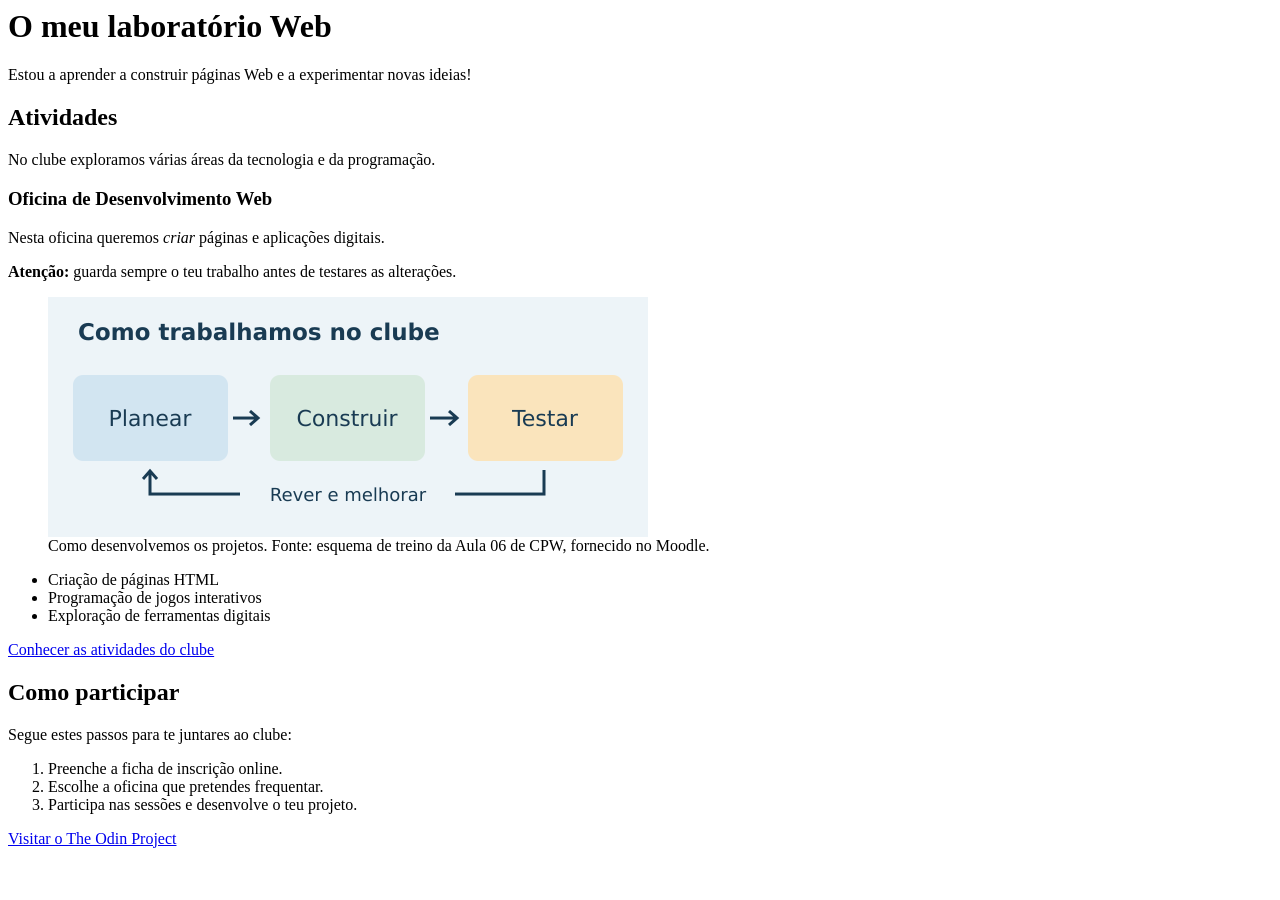
<file: index.html>
<html lang="pt-PT">
<head>
    <title>O meu laboratório Web</title>
</head>
<body>
    <h1>O meu laboratório Web</h1>
    <p>Estou a aprender a construir páginas Web e a experimentar novas ideias!</p>
    <h2>Atividades</h2>
    <p>No clube exploramos várias áreas da tecnologia e da programação.</p>
    <h3>Oficina de Desenvolvimento Web</h3>
    <p>Nesta oficina queremos <em>criar</em> páginas e aplicações digitais.</p>
    <p><strong>Atenção:</strong> guarda sempre o teu trabalho antes de testares as alterações.</p>
    <figure>
      <img src="imagens/oficina.png"
           alt="Ciclo do clube: planear, construir, testar e regressar ao planeamento para melhorar."
           width="600" height="240">
      <figcaption>
        Como desenvolvemos os projetos.
        Fonte: esquema de treino da Aula 06 de CPW, fornecido no Moodle.
      </figcaption>
    </figure>
    <ul>
        <li>Criação de páginas HTML</li>
        <li>Programação de jogos interativos</li>
        <li>Exploração de ferramentas digitais</li>
    </ul>
    <p><a href="paginas/atividades.html">Conhecer as atividades do clube</a></p>
    <h2>Como participar</h2>
    <p>Segue estes passos para te juntares ao clube:</p>
    <ol>
        <li>Preenche a ficha de inscrição online.</li>
        <li>Escolhe a oficina que pretendes frequentar.</li>
        <li>Participa nas sessões e desenvolve o teu projeto.</li>
    </ol>
    <p><a href="https://www.theodinproject.com/" target="_blank" rel="noopener">Visitar o The Odin Project</a></p>
</body>
</html>
</file>
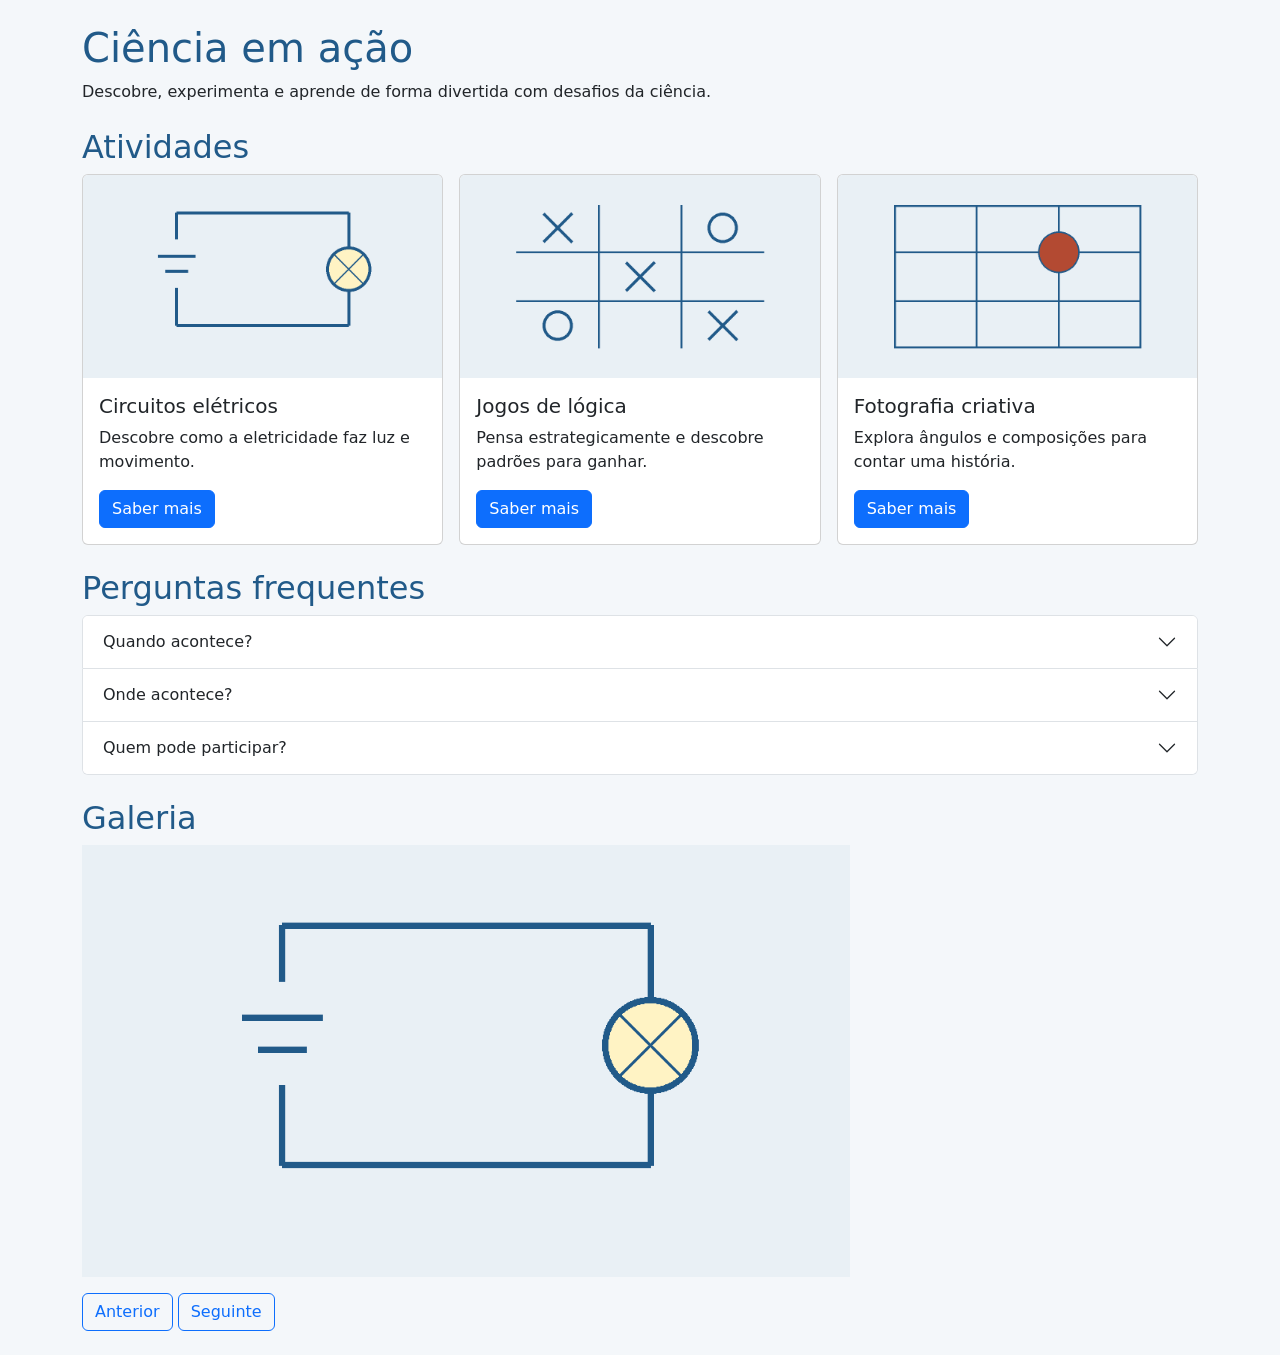
<file: evento-escola/index.html>
<!doctype html>
<html lang="pt-PT">
<head>
  <meta charset="utf-8">
  <meta name="viewport" content="width=device-width, initial-scale=1">
  <title>Ciência em ação</title>
<link rel="stylesheet"
  href="https://cdn.jsdelivr.net/npm/bootstrap@5.3.8/dist/css/bootstrap.min.css"
  integrity="sha384-sRIl4kxILFvY47J16cr9ZwB07vP4J8+LH7qKQnuqkuIAvNWLzeN8tE5YBujZqJLB"
  crossorigin="anonymous">
  <link rel="stylesheet" href="estilos.css">
</head>
<body>
<main class="container py-4">
  <header class="mb-4">
    <h1>Ciência em ação</h1>
    <p>Descobre, experimenta e aprende de forma divertida com desafios da ciência.</p>
  </header>
  <section aria-labelledby="tituloAtividades">
    <h2 id="tituloAtividades">Atividades</h2>
    <div class="row g-3">
<div class="col-12 col-md-4">
  <article class="card h-100">
    <img src="imagens/circuito.png" class="card-img-top img-fluid"
         alt="Esquema de uma pilha ligada a uma lâmpada.">
    <div class="card-body">
      <h3 class="card-title h5">Circuitos elétricos</h3>
      <p class="card-text">Descobre como a eletricidade faz luz e movimento.</p>
      <a href="#perguntas" class="btn btn-primary">Saber mais</a>
    </div>
  </article>
</div>
<div class="col-12 col-md-4">
  <article class="card h-100">
    <img src="imagens/jogo.png" class="card-img-top img-fluid"
         alt="Grelha de um jogo do galo com cruzes e círculos.">
    <div class="card-body">
      <h3 class="card-title h5">Jogos de lógica</h3>
      <p class="card-text">Pensa estrategicamente e descobre padrões para ganhar.</p>
      <a href="#perguntas" class="btn btn-primary">Saber mais</a>
    </div>
  </article>
</div>
<div class="col-12 col-md-4">
  <article class="card h-100">
    <img src="imagens/enquadramento.png" class="card-img-top img-fluid"
         alt="Grelha de enquadramento com um círculo num dos cruzamentos.">
    <div class="card-body">
      <h3 class="card-title h5">Fotografia criativa</h3>
      <p class="card-text">Explora ângulos e composições para contar uma história.</p>
      <a href="#perguntas" class="btn btn-primary">Saber mais</a>
    </div>
  </article>
</div>
    </div>
  </section>
  <section id="perguntas" class="mt-4">
    <h2>Perguntas frequentes</h2>
    <div class="accordion" id="faqEvento">
      <div class="accordion-item">
        <h3 class="accordion-header">
          <button class="accordion-button collapsed" type="button"
                  data-bs-toggle="collapse" data-bs-target="#quando"
                  aria-expanded="false" aria-controls="quando">
            Quando acontece?
          </button>
        </h3>
        <div id="quando" class="accordion-collapse collapse"
             data-bs-parent="#faqEvento">
          <div class="accordion-body">Acontece no dia 20 de maio, às 14:00, na nossa escola.</div>
        </div>
      </div>

      <div class="accordion-item">
        <h3 class="accordion-header">
          <button class="accordion-button collapsed" type="button"
                  data-bs-toggle="collapse" data-bs-target="#onde"
                  aria-expanded="false" aria-controls="onde">
            Onde acontece?
          </button>
        </h3>
        <div id="onde" class="accordion-collapse collapse"
             data-bs-parent="#faqEvento">
          <div class="accordion-body">Vai decorrer na sala de ciências e no pátio da escola.</div>
        </div>
      </div>

      <div class="accordion-item">
        <h3 class="accordion-header">
          <button class="accordion-button collapsed" type="button"
                  data-bs-toggle="collapse" data-bs-target="#quem"
                  aria-expanded="false" aria-controls="quem">
            Quem pode participar?
          </button>
        </h3>
        <div id="quem" class="accordion-collapse collapse"
             data-bs-parent="#faqEvento">
          <div class="accordion-body">Pode participar toda a turma e qualquer aluno interessado em experimentar atividades divertidas.</div>
        </div>
      </div>
    </div>
  </section>
  <section id="galeria" class="mt-4">
    <h2>Galeria</h2>
    <div id="galeriaEvento" class="carousel slide" data-bs-interval="false"
         role="region" aria-label="Galeria do evento">
      <div class="carousel-inner">
        <div class="carousel-item active">
          <img src="imagens/circuito.png" class="d-block w-100 img-fluid"
               alt="Esquema de uma pilha ligada a uma lâmpada.">
        </div>
        <div class="carousel-item">
          <img src="imagens/jogo.png" class="d-block w-100 img-fluid"
               alt="Grelha de um jogo do galo com cruzes e círculos.">
        </div>
        <div class="carousel-item">
          <img src="imagens/enquadramento.png" class="d-block w-100 img-fluid"
               alt="Grelha de enquadramento com um círculo num dos cruzamentos.">
        </div>
      </div>
      <div class="mt-3">
        <button class="btn btn-outline-primary" type="button"
                data-bs-target="#galeriaEvento" data-bs-slide="prev">Anterior</button>
        <button class="btn btn-outline-primary" type="button"
                data-bs-target="#galeriaEvento" data-bs-slide="next">Seguinte</button>
      </div>
    </div>
  </section>
</main>
<script
  src="https://cdn.jsdelivr.net/npm/bootstrap@5.3.8/dist/js/bootstrap.bundle.min.js"
  integrity="sha384-FKyoEForCGlyvwx9Hj09JcYn3nv7wiPVlz7YYwJrWVcXK/BmnVDxM+D2scQbITxI"
  crossorigin="anonymous"></script>
</body>
</html>
</file>
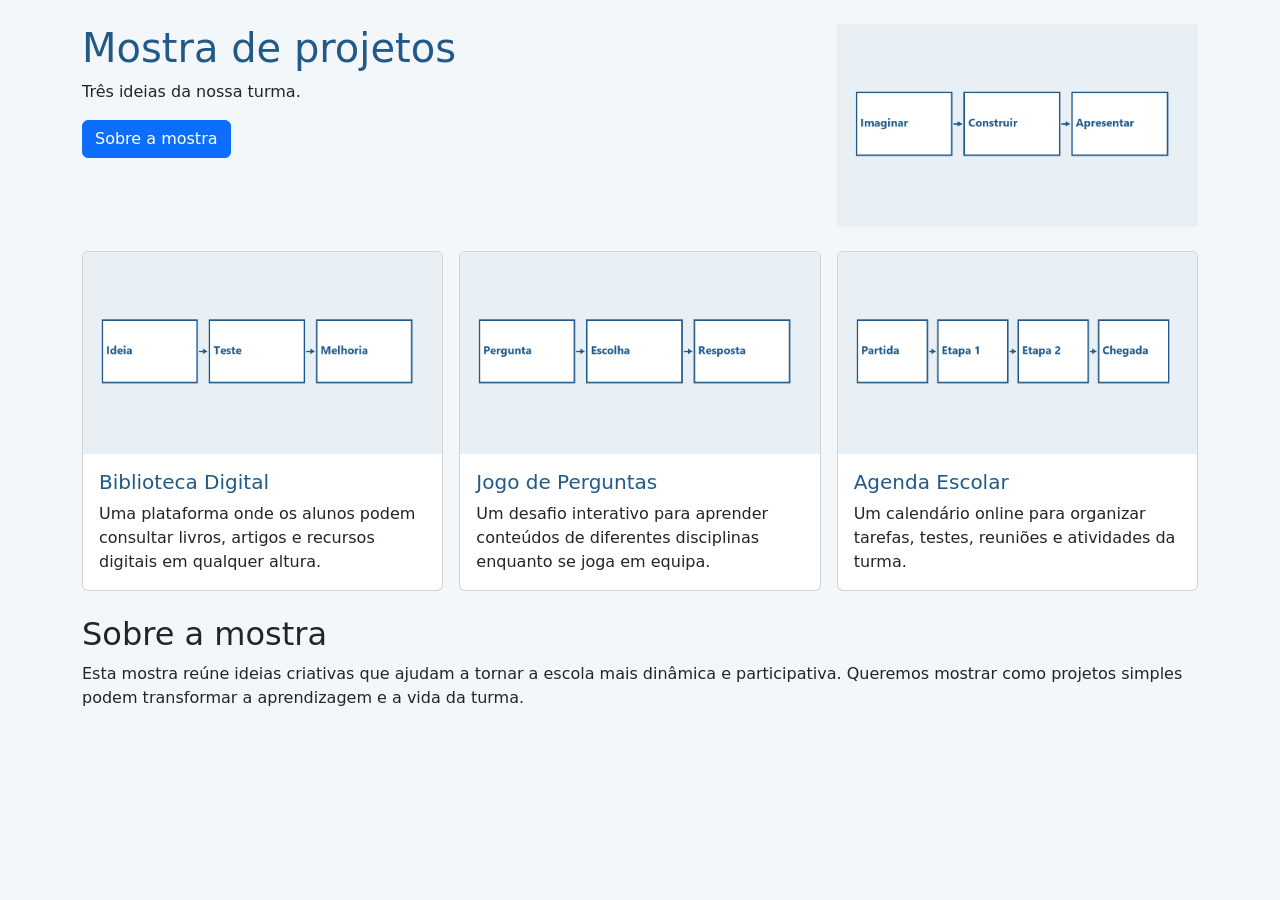
<file: mostra-projetos/index.html>
<!doctype html>
<html lang="pt-PT">
<head>
  <meta charset="utf-8">
  <meta name="viewport" content="width=device-width, initial-scale=1.0">
  <title>Mostra de projetos</title>
<link rel="stylesheet"
  href="https://cdn.jsdelivr.net/npm/bootstrap@5.3.8/dist/css/bootstrap.min.css"
  integrity="sha384-sRIl4kxILFvY47J16cr9ZwB07vP4J8+LH7qKQnuqkuIAvNWLzeN8tE5YBujZqJLB"
  crossorigin="anonymous">
  <link rel="stylesheet" href="estilos.css">
</head>
<body>
  <main class="container py-4">
    <header class="row g-3 mb-4">
      <div class="col-12 col-md-8">
        <h1>Mostra de projetos</h1>
        <p>Três ideias da nossa turma.</p>
        <a href="#sobre" class="btn btn-primary">Sobre a mostra</a>
      </div>
      <div class="col-12 col-md-4">
        <img src="imagens/mostra.png" class="img-fluid"
             alt="Etapas de um projeto: imaginar, construir e apresentar.">
      </div>
    </header>
    <div class="row g-3">
      <div class="col-12 col-md-6 col-lg-4">
        <article class="card h-100">
          <img src="imagens/projeto-1.png"
               class="card-img-top img-fluid"
               alt="Esquema: uma ideia passa por um teste e por uma melhoria.">
          <div class="card-body">
            <h2 class="card-title h5">Biblioteca Digital</h2>
            <p class="card-text">Uma plataforma onde os alunos podem consultar livros, artigos e recursos digitais em qualquer altura.</p>
          </div>
        </article>
      </div>
      <div class="col-12 col-md-6 col-lg-4">
        <article class="card h-100">
          <img src="imagens/projeto-2.png"
               class="card-img-top img-fluid"
               alt="Esquema: uma pergunta leva a uma escolha e a uma resposta.">
          <div class="card-body">
            <h2 class="card-title h5">Jogo de Perguntas</h2>
            <p class="card-text">Um desafio interativo para aprender conteúdos de diferentes disciplinas enquanto se joga em equipa.</p>
          </div>
        </article>
      </div>
      <div class="col-12 col-md-6 col-lg-4">
        <article class="card h-100">
          <img src="imagens/projeto-3.png"
               class="card-img-top img-fluid"
               alt="Esquema: um ponto de partida liga-se a duas etapas e à chegada.">
          <div class="card-body">
            <h2 class="card-title h5">Agenda Escolar</h2>
            <p class="card-text">Um calendário online para organizar tarefas, testes, reuniões e atividades da turma.</p>
          </div>
        </article>
      </div>
    </div>
    <section id="sobre" class="mt-4">
      <h2>Sobre a mostra</h2>
      <p>Esta mostra reúne ideias criativas que ajudam a tornar a escola mais dinâmica e participativa. Queremos mostrar como projetos simples podem transformar a aprendizagem e a vida da turma.</p>
    </section>
  </main>
</body>
</html>
</file>
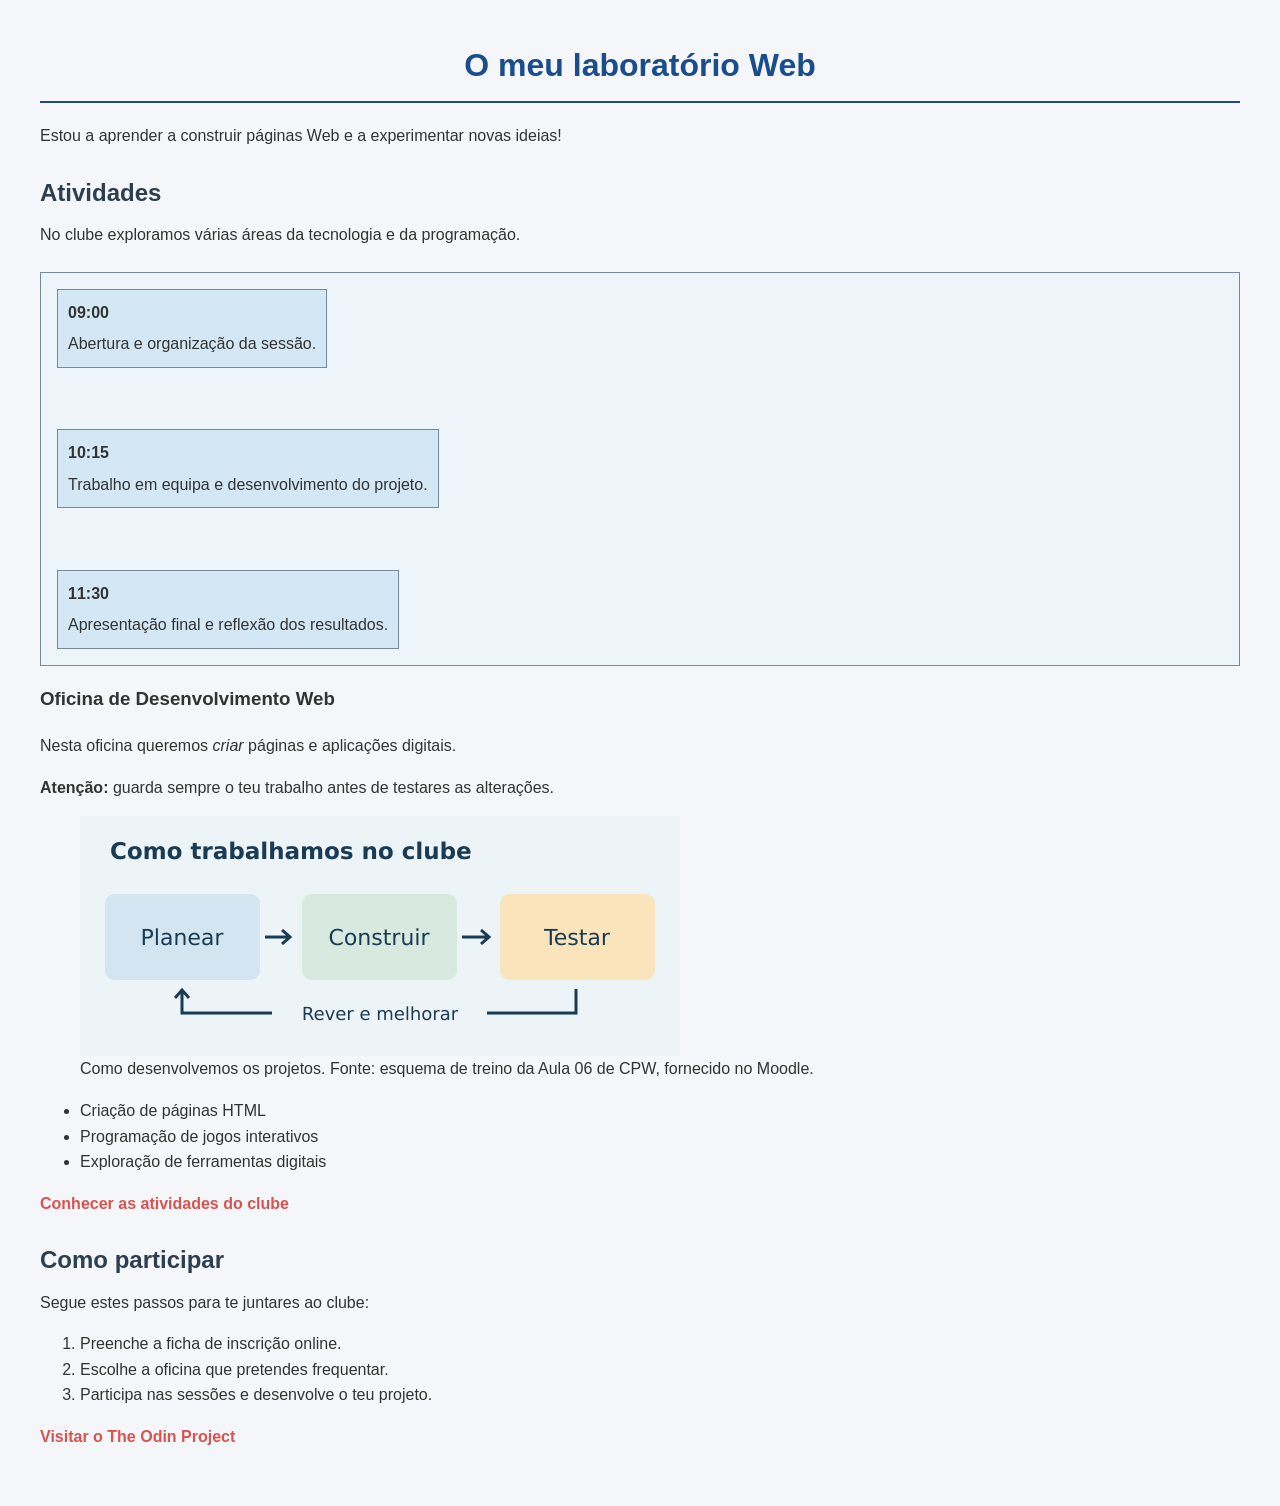
<file: paginas/index.html>
<html lang="pt-PT">
<head>
    <title>O meu laboratório Web</title>
    <link rel="stylesheet" href="../css/estilos.css">
    <meta name="viewport" content="width=device-width, initial-scale=1.0">
</head>
<body>
    <h1>O meu laboratório Web</h1>
    <p>Estou a aprender a construir páginas Web e a experimentar novas ideias!</p>
    <h2>Atividades</h2>
    <p>No clube exploramos várias áreas da tecnologia e da programação.</p>

    <section class="agenda" aria-label="Agenda da sessão">
        <article class="momento">
            <time datetime="09:00">09:00</time>
            <p>Abertura e organização da sessão.</p>
        </article>
        <article class="momento">
            <time datetime="10:15">10:15</time>
            <p>Trabalho em equipa e desenvolvimento do projeto.</p>
        </article>
        <article class="momento">
            <time datetime="11:30">11:30</time>
            <p>Apresentação final e reflexão dos resultados.</p>
        </article>
    </section>

    <h3>Oficina de Desenvolvimento Web</h3>
    <p>Nesta oficina queremos <em>criar</em> páginas e aplicações digitais.</p>
    <p><strong>Atenção:</strong> guarda sempre o teu trabalho antes de testares as alterações.</p>
    <figure>
      <img src="../imagens/oficina.png"
           alt="Ciclo do clube: planear, construir, testar e regressar ao planeamento para melhorar."
           width="600" height="240">
      <figcaption>
        Como desenvolvemos os projetos.
        Fonte: esquema de treino da Aula 06 de CPW, fornecido no Moodle.
      </figcaption>
    </figure>
    <ul>
        <li>Criação de páginas HTML</li>
        <li>Programação de jogos interativos</li>
        <li>Exploração de ferramentas digitais</li>
    </ul>
    <p><a href="atividades.html">Conhecer as atividades do clube</a></p>
    <h2>Como participar</h2>
    <p>Segue estes passos para te juntares ao clube:</p>
    <ol>
        <li>Preenche a ficha de inscrição online.</li>
        <li>Escolhe a oficina que pretendes frequentar.</li>
        <li>Participa nas sessões e desenvolve o teu projeto.</li>
    </ol>
    <p><a href="https://www.theodinproject.com/" target="_blank" rel="noopener">Visitar o The Odin Project</a></p>
    
</body>
</html>
</file>
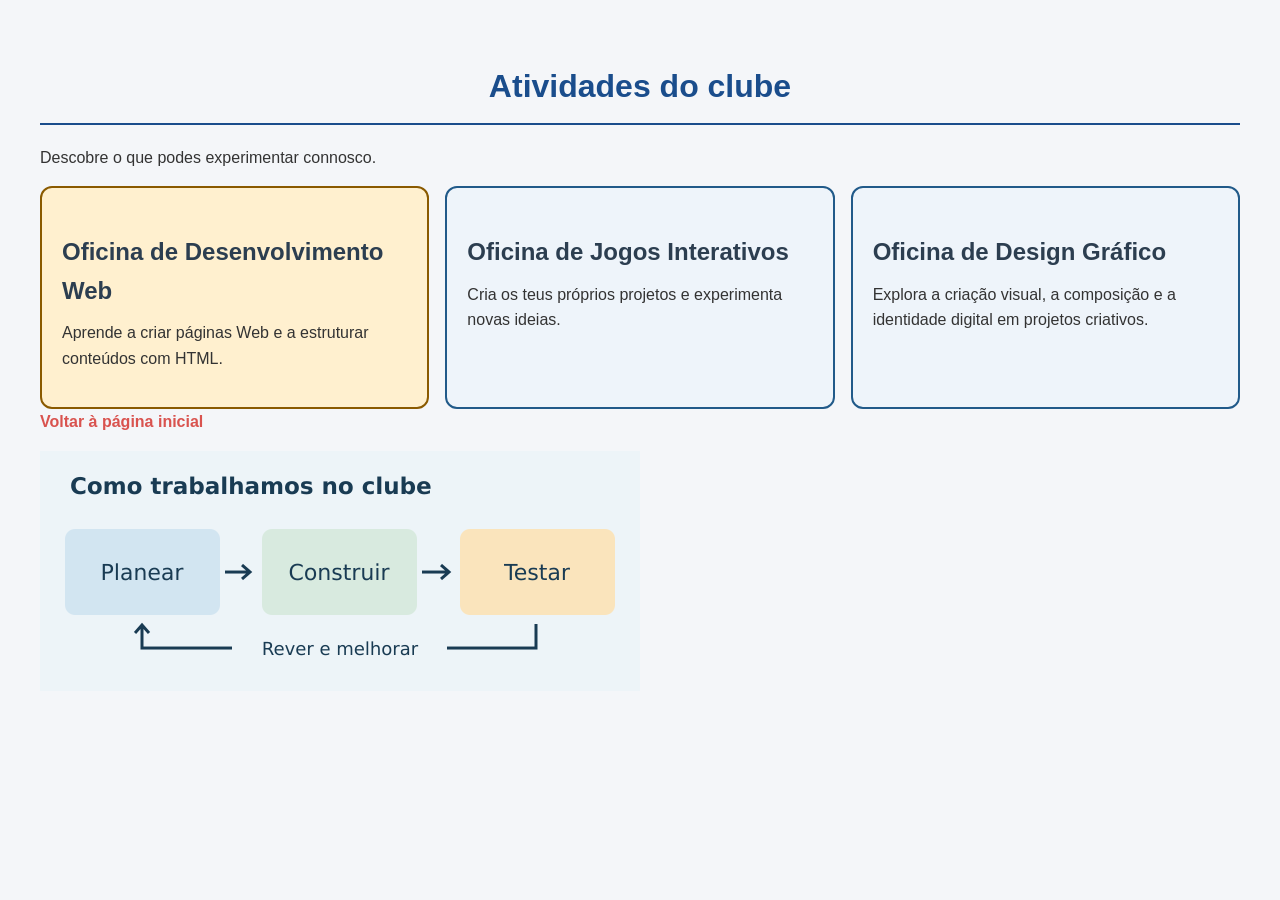
<file: paginas/atividades.html>
<!doctype html>
<html lang="pt-PT">
<head>
  <meta charset="utf-8">
  <meta name="viewport" content="width=device-width, initial-scale=1">
  <title>Atividades | O meu laboratório Web</title>
  <link rel="stylesheet" href="../css/estilos.css">
</head>
<body>
  <main>
    <h1>Atividades do clube</h1>
    <p>Descobre o que podes experimentar connosco.</p>

    <div class="lista-atividades">
      <article class="cartao destaque">
        <h2>Oficina de Desenvolvimento Web</h2>
        <p>Aprende a criar páginas Web e a estruturar conteúdos com HTML.</p>
      </article>

      <article class="cartao">
        <h2>Oficina de Jogos Interativos</h2>
        <p>Cria os teus próprios projetos e experimenta novas ideias.</p>
      </article>

      <article class="cartao">
        <h2>Oficina de Design Gráfico</h2>
        <p>Explora a criação visual, a composição e a identidade digital em projetos criativos.</p>
      </article>
    </div>
  </main>

  <p><a href="index.html">Voltar à página inicial</a></p>
  <img src="../imagens/oficina.png"
     alt="Ciclo do clube: planear, construir, testar e regressar ao planeamento para melhorar."
     width="600" height="240">
</body>
</html>
</file>
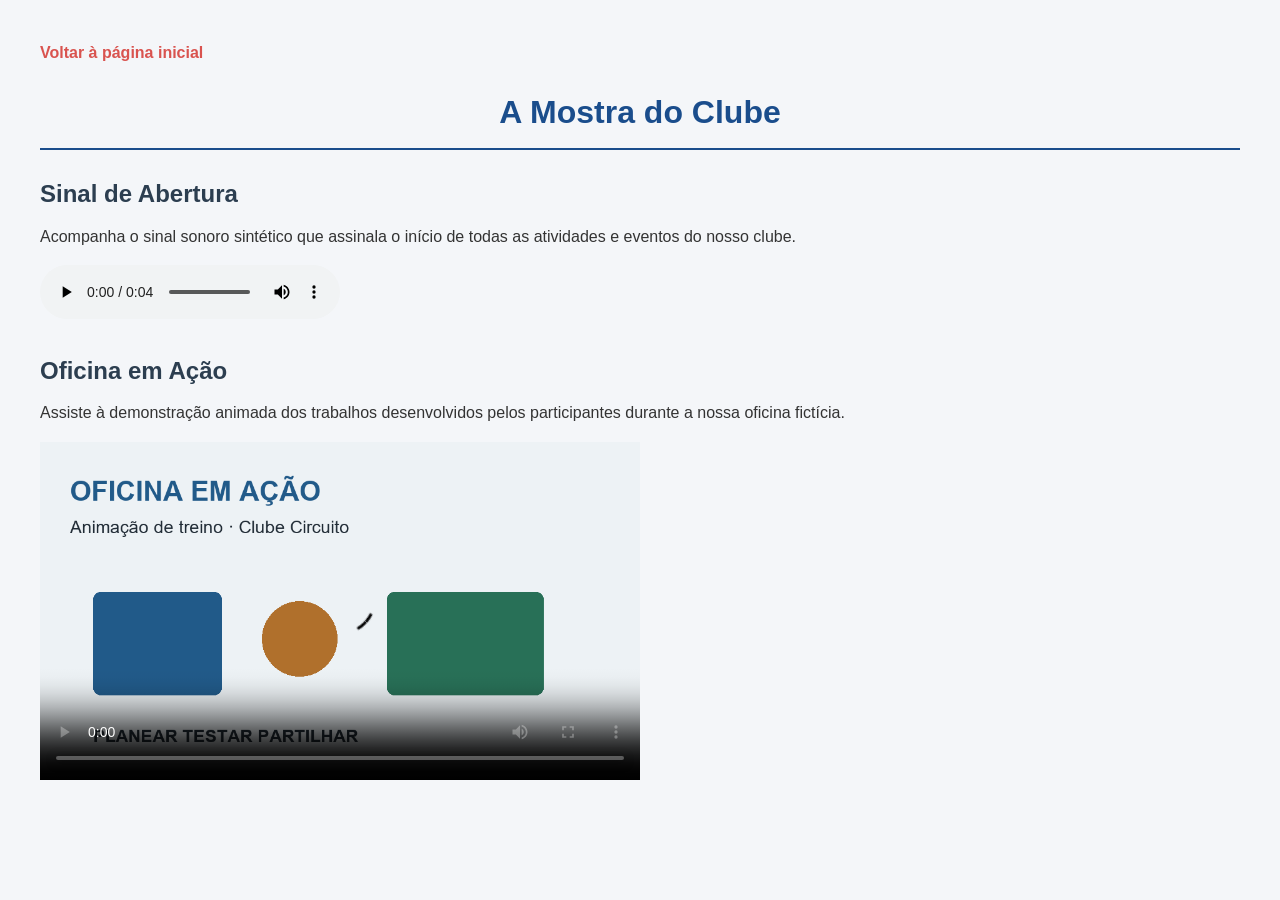
<file: paginas/galeria.html>
<!DOCTYPE html>
<html lang="pt">
<head>
    <meta charset="UTF-8">
    <title>A Mostra do Clube - Galeria</title>
    <link rel="stylesheet" href="../css/estilos.css">
</head>
<body>

    <nav>
        <a href="index.html">Voltar à página inicial</a>
    </nav>

    <h1>A Mostra do Clube</h1>

    <section>
        <h2>Sinal de Abertura</h2>
        <p>Acompanha o sinal sonoro sintético que assinala o início de todas as atividades e eventos do nosso clube.</p>
        
        <audio controls>
            <source src="../imagens/media/media-treino/media/sinal.mp3" type="audio/mpeg">
            O seu navegador não suporta o elemento de áudio.
        </audio>
    </section>

    <section>
        <h2>Oficina em Ação</h2>
        <p>Assiste à demonstração animada dos trabalhos desenvolvidos pelos participantes durante a nossa oficina fictícia.</p>
        
        <video controls poster="../imagens/media/media-treino/imagens/capa-video.png" width="600">
            <source src="../imagens/media/media-treino/media/oficina.mp4" type="video/mp4">
            O seu navegador não suporta o elemento de vídeo.
        </video>
    </section>

</body>
</html>
</file>
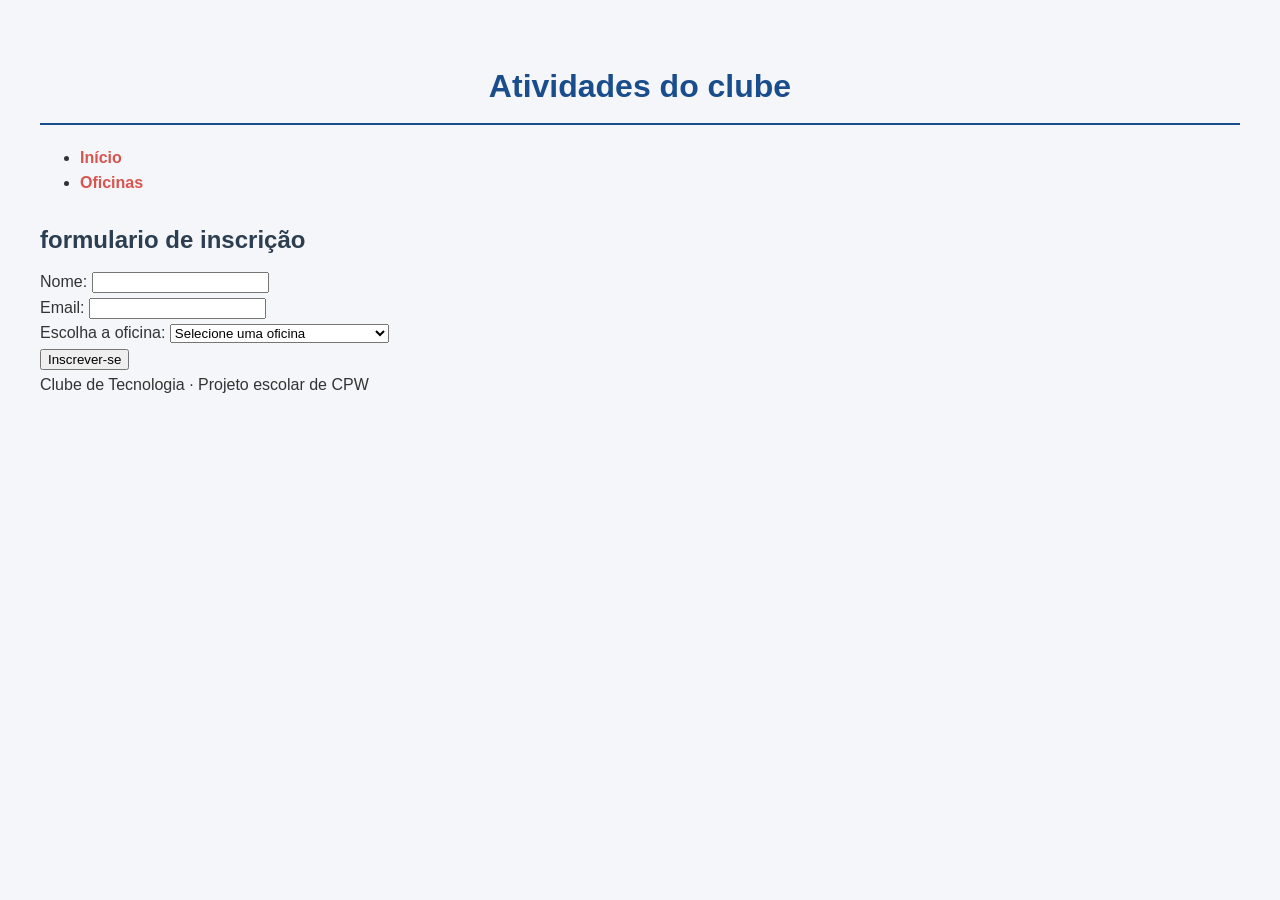
<file: paginas/inscricao.html>
<!DOCTYPE html>
<html lang="pt-PT">
<head>
    <meta charset="UTF-8">
    <meta name="viewport" content="width=device-width, initial-scale=1.0">
    <title>oficina</title>
    <link rel="stylesheet" href="../css/estilos.css">
</head>
<body>
  <header>
    <h1>Atividades do clube</h1>
    <nav>
      <ul>
        <li><a href="index.html">Início</a></li>
        <li><a href="oficina.html">Oficinas</a></li>
      </ul>
    </nav>
  </header>

  <main>
<H2> formulario de inscrição</H2>
<form action="processar_inscricao.php" method="post">
  <label for="nome">Nome:</label>
  <input type="text" id="nome" name="nome" required><br>
  <label for="email">Email:</label>
  <input type="email" id="email" name="email" required><br>
  <label for="oficina">Escolha a oficina:</label>
  <select id="oficina" name="oficina" required>
    <option value="">Selecione uma oficina</option>
    <option value="desenvolvimento_web">Oficina de Desenvolvimento Web</option>
    <option value="jogos_interativos">Oficina de Jogos Interativos</option>
  </select><br>
  <input type="submit" value="Inscrever-se">
  </form>


  </main>

  <footer>
    <p>Clube de Tecnologia · Projeto escolar de CPW</p>
  </footer>
</body>
</html>
</file>
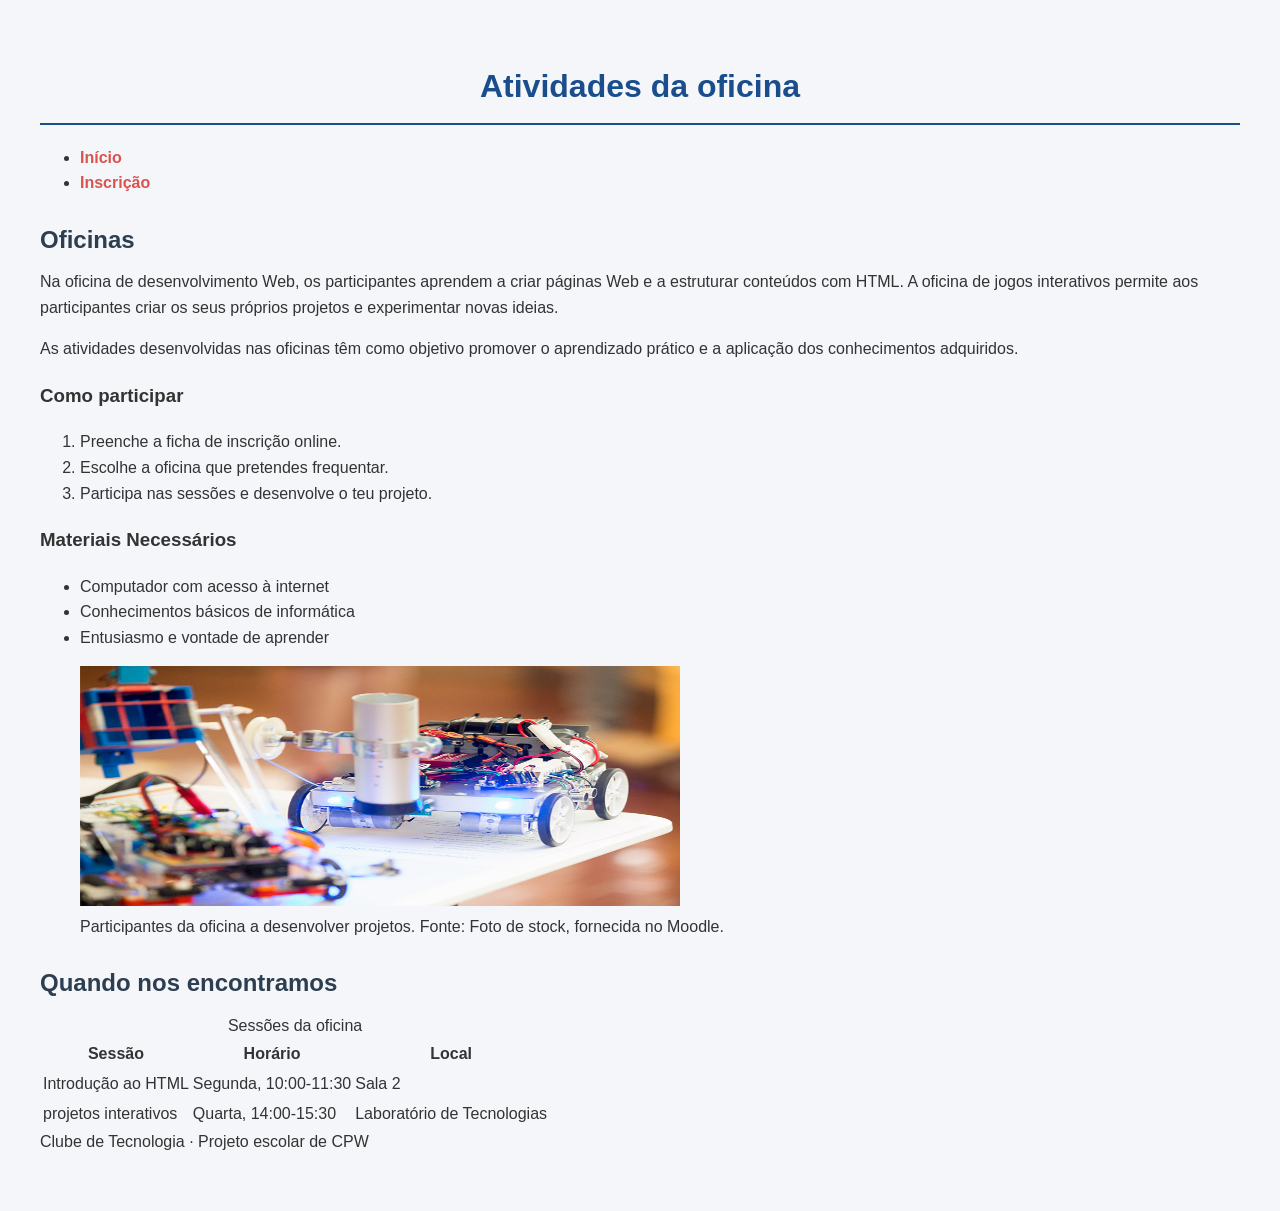
<file: paginas/oficina.html>
<!DOCTYPE html>
<html lang="pt-PT">
<head>
    <meta charset="UTF-8">
    <meta name="viewport" content="width=device-width, initial-scale=1.0">
    <title>Document</title>
    <link rel="stylesheet" href="../css/estilos.css">
</head>
<body>
    <header>
    <h1>Atividades da oficina</h1>  
    <nav>
      <ul>
        <li><a href="index.html">Início</a></li>
        <li><a href="inscricao.html">Inscrição</a></li>
      </ul>
    </nav>
  </header>

  <main>
    <section>
      <h2>Oficinas</h2>

      <p>Na oficina de desenvolvimento Web, os participantes aprendem a criar páginas Web e a estruturar conteúdos com HTML. A oficina de jogos interativos permite aos participantes criar os seus próprios projetos e experimentar novas ideias.</p>
      <p>As atividades desenvolvidas nas oficinas têm como objetivo promover o aprendizado prático e a aplicação dos conhecimentos adquiridos.</p>

      <h3>Como participar</h3>

      <ol>
        <li>Preenche a ficha de inscrição online.</li>
        <li>Escolhe a oficina que pretendes frequentar.</li>
        <li>Participa nas sessões e desenvolve o teu projeto.</li>
      </ol>

      <h3>Materiais Necessários</h3>

      <ul>
        <li>Computador com acesso à internet</li>
        <li>Conhecimentos básicos de informática</li>
        <li>Entusiasmo e vontade de aprender</li>
      </ul>
      
    <figure>
      <img src="../imagens/robotica.jpg" alt="Imagem representativa das atividades da oficina" width="600" height="240">
        <figcaption>
          Participantes da oficina a desenvolver projetos.
          Fonte: Foto de stock, fornecida no Moodle.
        </figcaption>
      </figure>

    </section>
    <section>
      <h2>Quando nos encontramos</h2>
      <table>
        <caption>Sessões da oficina</caption>
        <thead>
          <tr>
          <th scope="col">Sessão</th> 
            <th scope="col">Horário</th>
            <th scope="col">Local</th>
          </tr>
        </thead>
        <tbody>
          <tr>
            <td>Introdução ao HTML</td>
            <td>Segunda, 10:00-11:30</td>
            <td>Sala 2</td>
          </tr>
          <tr>
            <td>projetos interativos</td>
            <td>Quarta, 14:00-15:30</td>
            <td>Laboratório de Tecnologias</td>
          </tr>
        </tbody>
      </table>
    </section>
  </main>

  <footer>
    <p>Clube de Tecnologia · Projeto escolar de CPW</p>
  </footer>
</body>
</html>
</file>
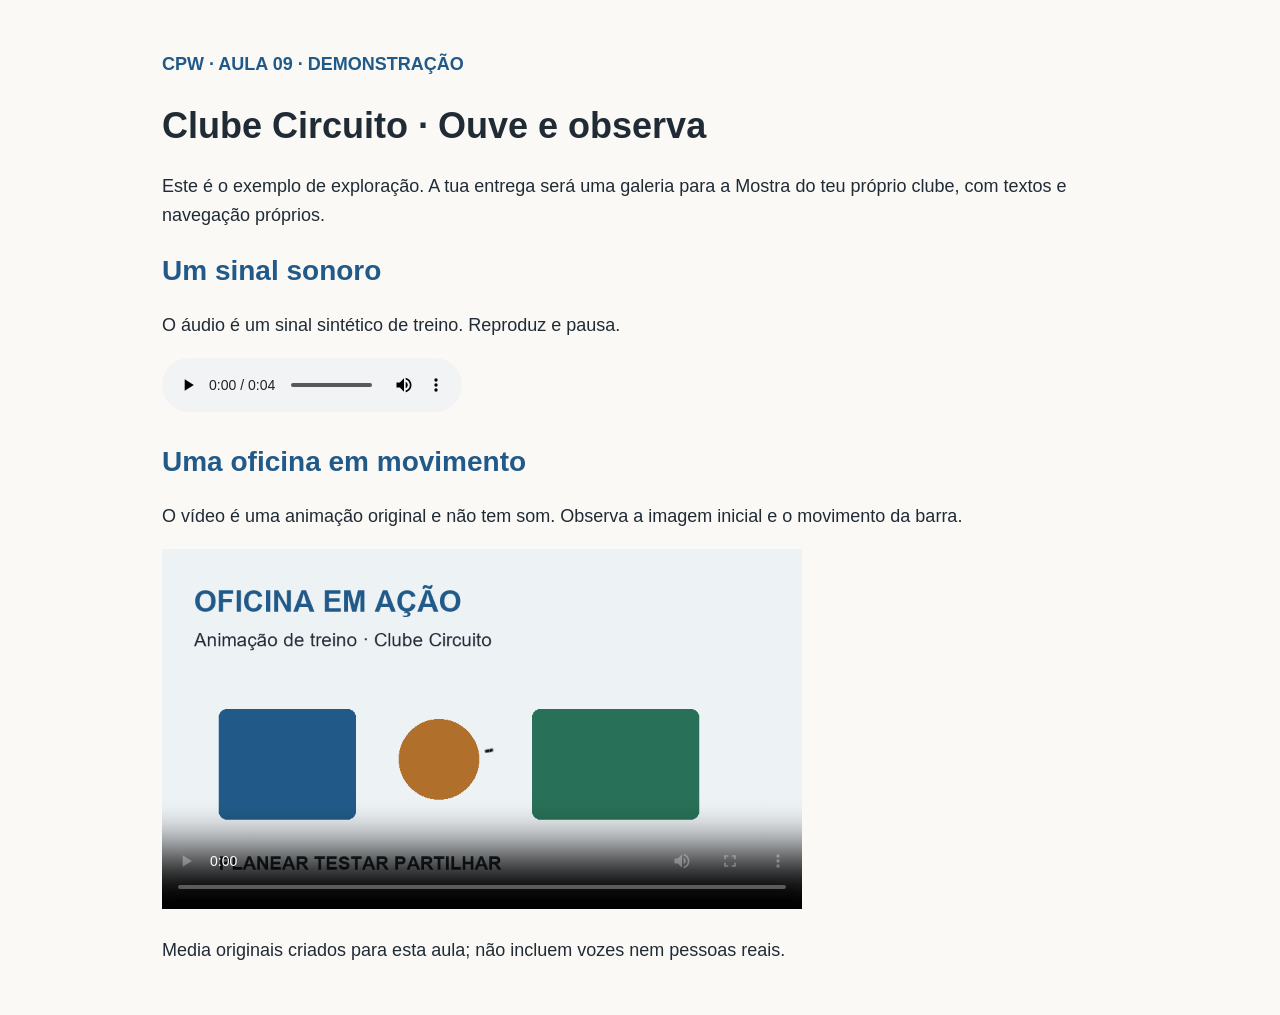
<file: imagens/media/demonstracao-moodle.html>
<!DOCTYPE html><html lang="pt-PT"><head><meta charset="UTF-8"><meta name="viewport" content="width=device-width,initial-scale=1"><title>CPW · Aula 09 · Demonstração</title><style>*{box-sizing:border-box}body{margin:0;background:#faf9f6;color:#202b35;font:18px/1.6 Arial,sans-serif}main{max-width:1020px;margin:auto;padding:32px}h1,h2,h3{line-height:1.25}h1{font-size:36px}h2{color:#215a89;font-size:28px}a{color:#174e7a}section{padding:20px 0;border-bottom:1px solid #ccd6df}pre{padding:20px;background:#edf2f5;color:#17384f;overflow:auto;font:16px/1.5 Consolas,monospace}table{border-collapse:collapse;width:100%;font-size:16px}th,td{border:1px solid #c2d1dc;padding:10px;vertical-align:top;text-align:left}th{background:#edf2f5}audio,video{max-width:100%}.note{padding:16px;background:#edf2f5;border-left:4px solid #215a89}.eyebrow{color:#215a89;font-weight:bold}li{margin-bottom:7px}@media(max-width:600px){main{padding:16px}h1{font-size:29px}table{font-size:14px}}</style></head><body><main><p class="eyebrow">CPW · AULA 09 · DEMONSTRAÇÃO</p><h1>Clube Circuito · Ouve e observa</h1><p>Este é o exemplo de exploração. A tua entrega será uma galeria para a Mostra do teu próprio clube, com textos e navegação próprios.</p><h2>Um sinal sonoro</h2><p>O áudio é um sinal sintético de treino. Reproduz e pausa.</p><audio controls preload="metadata"><source src="[data-uri]" type="audio/mpeg">O teu navegador não suporta áudio.</audio><h2>Uma oficina em movimento</h2><p>O vídeo é uma animação original e não tem som. Observa a imagem inicial e o movimento da barra.</p><video controls width="640" preload="metadata" poster="[data-uri]"><source src="[data-uri]" type="video/mp4">O teu navegador não suporta vídeo.</video><p>Media originais criados para esta aula; não incluem vozes nem pessoas reais.</p></main></body></html>
</file>
<file: evento-escola/estilos.css>
body { background-color: #f4f7fa; }
h1, h2 { color: #215a89; }
#galeria { max-width: 48rem; }
</file>
<file: mostra-projetos/estilos.css>
body {
  background-color: #f4f7fa;
}
h1 {
  color: #215a89;
}
.card-title {
  color: #215a89;
}
</file>
<file: css/estilos.css>
body {
    background-color: #f4f6f9;
    color: #333333;
    font-family: Arial, sans-serif;
    margin: 20px;
    padding: 20px;
    line-height: 1.6;
}

h1 {
    color: #1a4d8c;
    text-align: center;
    border-bottom: 2px solid #1a4d8c;
    padding-bottom: 10px;
    margin-bottom: 20px;
}

h2 {
    color: #2c3e50;
    margin-top: 25px;
    margin-bottom: 10px;
}

p,
ul,
ol,
figure {
    margin-top: 0;
    margin-bottom: 16px;
}

a {
    color: #d9534f;
    text-decoration: none;
    font-weight: bold;
}

a:hover {
    color: #b52b27;
    text-decoration: underline;
}

.lista-atividades {
    display: flex;
    gap: 16px;
    flex-wrap: wrap;
}

.agenda {
    display: flex;
    flex-direction: column;
    justify-content: space-between;
    align-items: flex-start;
    min-height: 360px;
    padding: 16px;
    gap: 12px;
    background: #edf4fa;
    border: 1px solid #789;
    margin-top: 24px;
}

.momento {
    padding: 10px;
    background: #d4e7f5;
    border: 1px solid #789;
    align-self: flex-start;
}

.momento time {
    display: block;
    font-weight: 700;
    margin-bottom: 6px;
}

.momento p {
    margin: 0;
}

.cartao {
    background: #eef4fa;
    padding: 20px;
    border: 2px solid #215a89;
    margin: 0;
    border-radius: 12px;
    flex: 1 1 220px;
}

.destaque {
    background: #fff0cf;
    border-color: #8a5a00;
}

.sessao {
    display: flex;
    flex-direction: row;
    flex-wrap: nowrap;
    gap: 24px;
}

.sessao-info,
.sessao-material {
    min-width: 0;
    overflow: hidden;
    padding: 16px;
    border: 1px solid #789;
    background: #edf4fa;
}

.sessao-info {
    flex: 2 1 200px;
}

.sessao-material {
    flex: 1 1 200px;
}

@media (max-width: 700px) {
    .sessao {
        flex-direction: column;
        align-items: stretch;
    }

    .sessao-info,
    .sessao-material {
        flex-basis: auto;
    }
}
</file>
